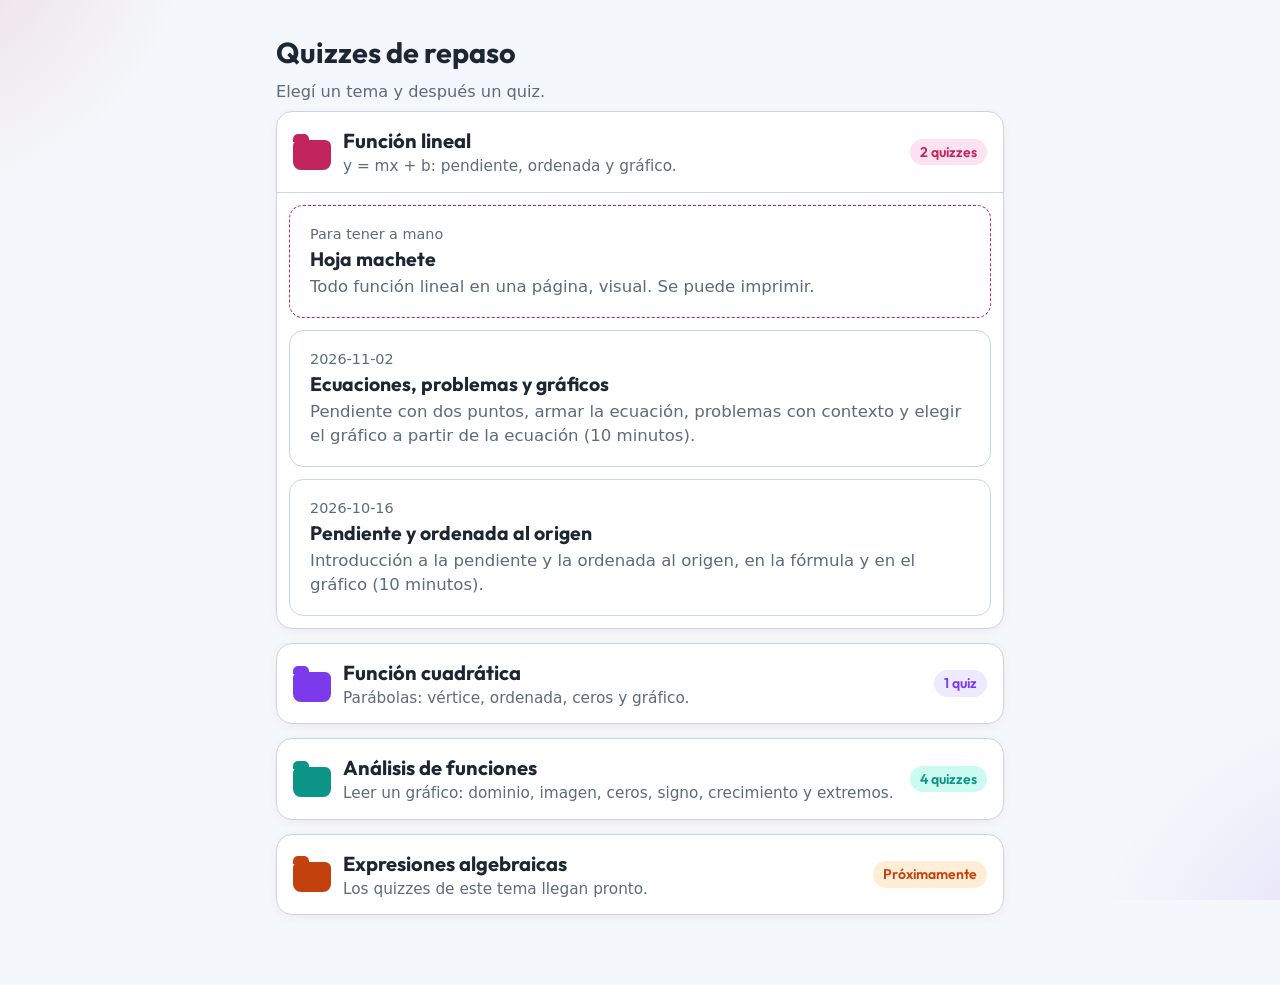
<file: index.html>
<!DOCTYPE html>
<html lang="es-AR">
<head>
<meta charset="utf-8">
<meta name="viewport" content="width=device-width, initial-scale=1, viewport-fit=cover">
<meta name="description" content="Quizzes cortos de repaso de matemática, con gráficos y explicaciones.">
<meta name="theme-color" content="#f4f7fb">
<link rel="icon" type="image/svg+xml" href="favicon.svg">
<link rel="preconnect" href="https://fonts.googleapis.com">
<link rel="preconnect" href="https://fonts.gstatic.com" crossorigin>
<link href="https://fonts.googleapis.com/css2?family=Outfit:wght@500;700;800&display=swap" rel="stylesheet">
<link rel="stylesheet" href="style.css?v=9">
<title>Quizzes de repaso</title>
</head>
<body>
<div id="app"><h1>Quizzes de repaso</h1><p class="tip">Cargando…</p></div>
<script>
(async () => {
  const app = document.getElementById("app");
  const esc = s => String(s).replace(/[&<>]/g, c => ({ "&": "&amp;", "<": "&lt;", ">": "&gt;" }[c]));
  const since = ts => {
    const d = Math.floor((Date.now() - ts) / 86400000);
    return d <= 0 ? "hoy" : d === 1 ? "ayer" : `hace ${d} días`;
  };
  const attempt = id => {
    try {
      const raw = localStorage.getItem("mq:" + id);
      return raw ? JSON.parse(raw) : null;
    } catch (e) { return null; }
  };
  try {
    const man = await (await fetch("quizzes/manifest.json", { cache: "no-cache" })).json();
    const card = q => {
      const a = attempt(q.id);
      const badge = a ? `<span class="chip">${a.good}/${a.total} · ${since(a.ts)}</span>` : "";
      return `<a class="item" href="quiz.html?q=${encodeURIComponent(q.id)}"><div class="fe">${esc(q.fecha || "")}</div><div class="ti">${esc(q.titulo)} ${badge}</div><div class="de">${esc(q.descripcion || "")}</div></a>`;
    };
    const sel = new URLSearchParams(location.search).get("c");
    app.innerHTML = "<h1>Quizzes de repaso</h1><p class='tip'>Elegí un tema y después un quiz.</p>" + man.carpetas.map((c, i) => {
      const qs = man.quizzes.filter(q => q.carpeta === c.id);
      const n = qs.length ? `${qs.length} quiz${qs.length > 1 ? "zes" : ""}` : "Próximamente";
      const abierta = sel ? sel === c.id : i === 0;
      return `<details class="folder t${i % 5}"${abierta && qs.length ? " open" : ""}><summary><span class="fi-ic" aria-hidden="true"></span><span class="ft"><b>${esc(c.titulo)}</b><small>${esc(c.descripcion || "")}</small></span><span class="chip t${i % 5}">${n}</span></summary>${c.machete ? `<a class="item machete" href="${esc(c.machete.href)}"><div class="fe">Para tener a mano</div><div class="ti">${esc(c.machete.titulo)}</div><div class="de">${esc(c.machete.descripcion || "")}</div></a>` : ""}${qs.map(card).join("")}</details>`;
    }).join("");
  } catch (e) {
    app.innerHTML = "<h1>Quizzes de repaso</h1><p>No pude cargar la lista.</p>";
  }
})();
</script>
</body>
</html>
</file>
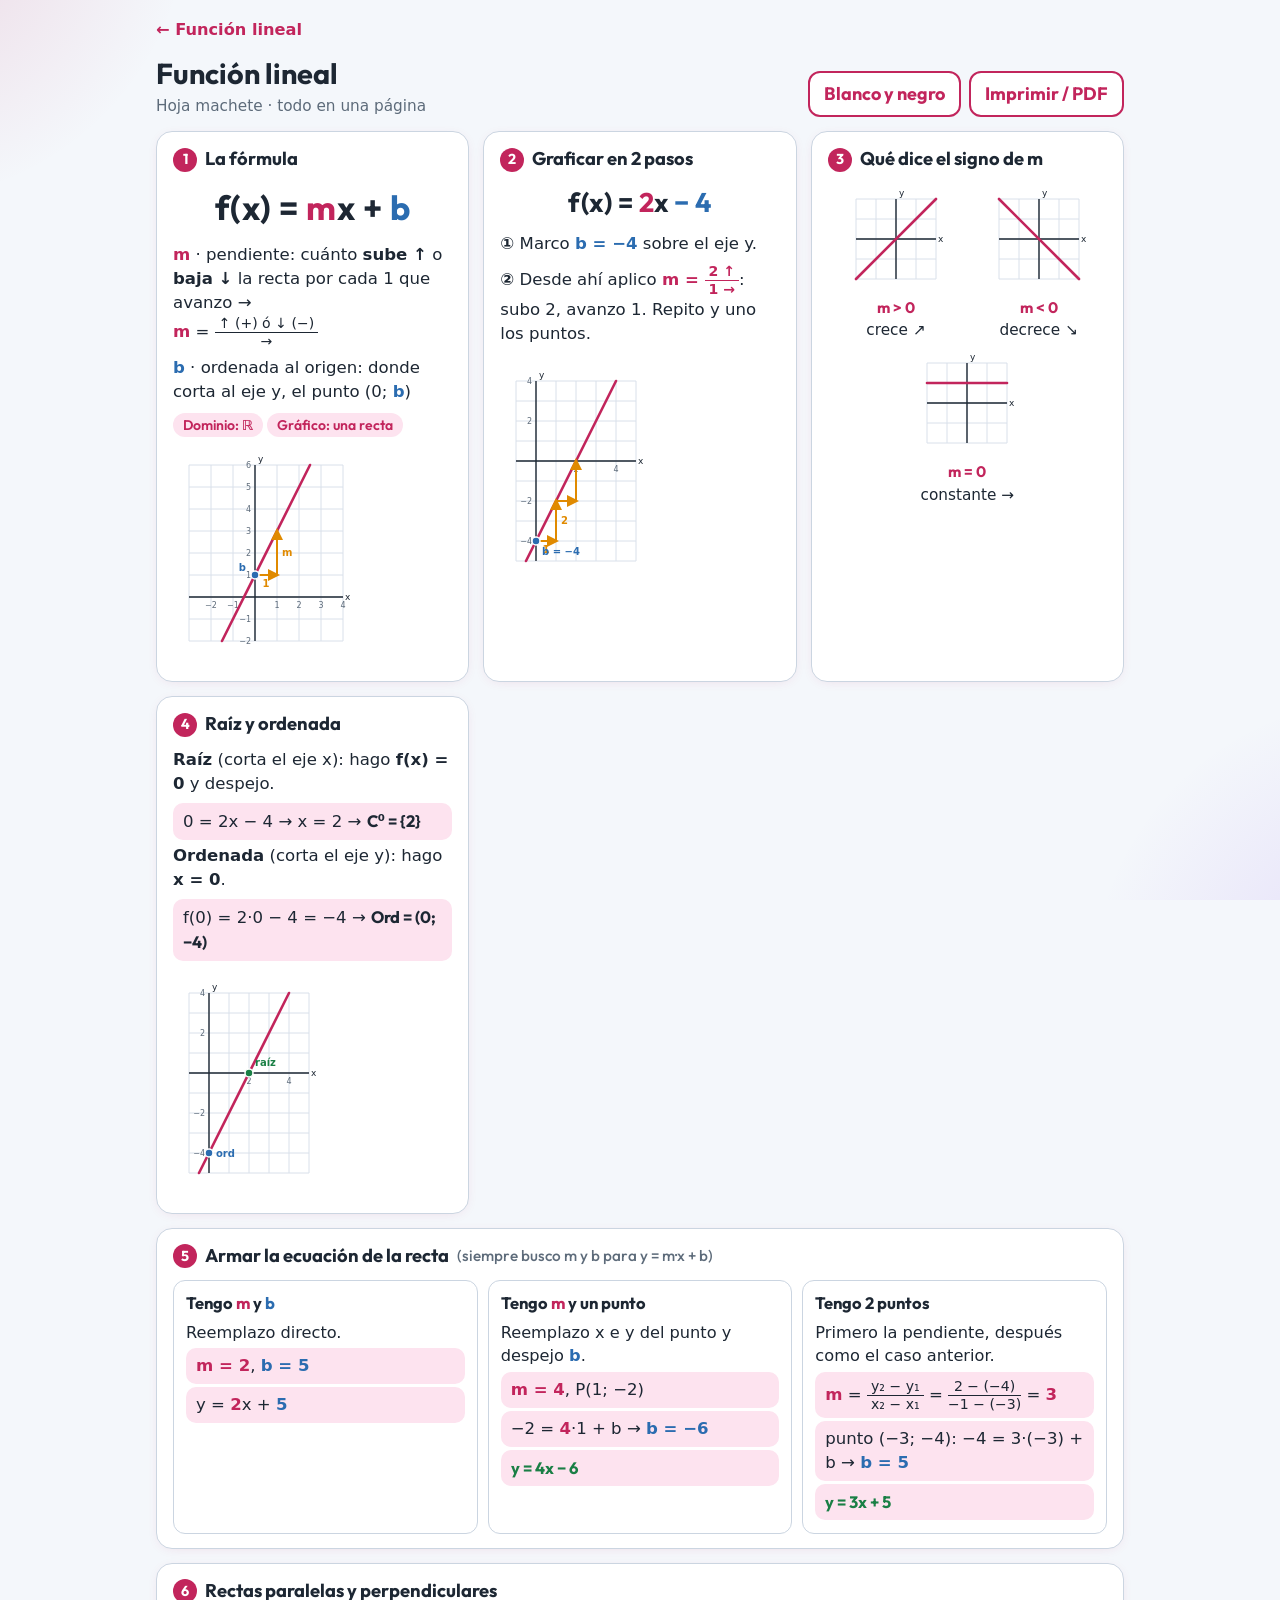
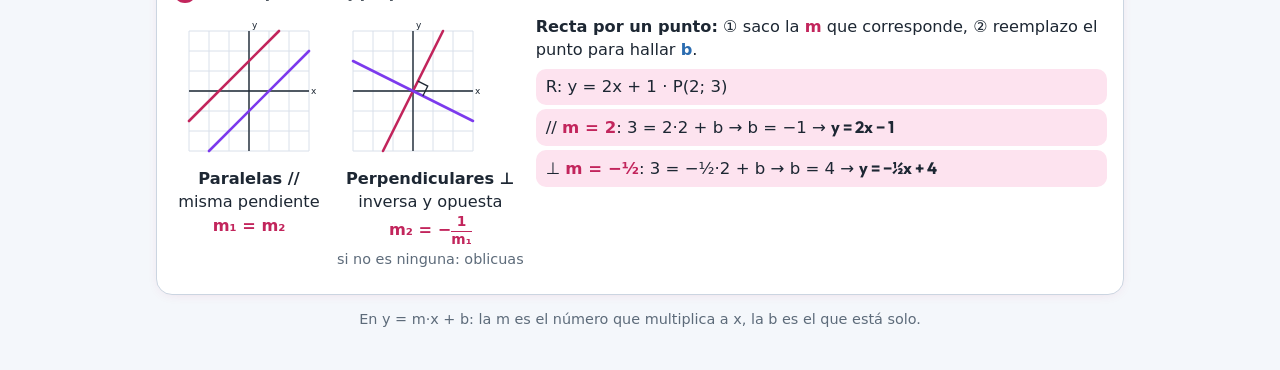
<file: machete-funcion-lineal.html>
<!DOCTYPE html>
<html lang="es-AR">
<head>
<meta charset="utf-8">
<meta name="viewport" content="width=device-width, initial-scale=1, viewport-fit=cover">
<meta name="theme-color" content="#f4f7fb">
<title>Machete: función lineal</title>
<link rel="icon" type="image/svg+xml" href="favicon.svg">
<link rel="preconnect" href="https://fonts.googleapis.com">
<link rel="preconnect" href="https://fonts.gstatic.com" crossorigin>
<link href="https://fonts.googleapis.com/css2?family=Outfit:wght@500;700;800&display=swap" rel="stylesheet">
<link rel="stylesheet" href="style.css?v=9">
<style>
body{display:block;min-height:0}
.sheet{max-width:1000px;margin:0 auto;padding:18px 16px 40px}
.head{display:flex;justify-content:space-between;align-items:flex-end;gap:12px;margin:6px 0 14px}
.head h1{margin:0}
.head small{display:block;color:var(--muted);font-size:.85rem}
.pbtn{font:inherit;font-family:var(--font-display);font-weight:700;color:var(--accent);background:var(--card);border:2px solid var(--accent);border-radius:12px;padding:8px 14px;cursor:pointer;white-space:nowrap}
.grid{display:grid;grid-template-columns:repeat(auto-fit,minmax(290px,1fr));gap:14px}
.c{background:var(--card);border:1px solid var(--border);border-radius:16px;padding:14px 16px;box-shadow:0 2px 14px -6px var(--shadow);break-inside:avoid}
.c.wide{grid-column:1/-1}
.c h2{font-family:var(--font-display);font-size:1.02rem;margin:0 0 10px;display:flex;align-items:center;gap:8px}
.n{flex:0 0 auto;width:24px;height:24px;border-radius:50%;background:var(--accent);color:#fff;font-size:.8rem;display:flex;align-items:center;justify-content:center}
.m{color:var(--accent);font-weight:700}
.b{color:var(--tag4);font-weight:700}
.big{font-family:var(--font-display);font-size:1.9rem;font-weight:700;text-align:center;margin:2px 0 10px;letter-spacing:.5px}
.row{display:flex;gap:12px;align-items:center;flex-wrap:wrap}
.row>.tx{flex:1 1 150px;font-size:.92rem}
.tx p{margin:0 0 7px}
.tag{display:inline-block;background:var(--accent-soft);color:var(--accent);font-family:var(--font-display);font-weight:600;font-size:.78rem;padding:2px 10px;border-radius:99px;margin:2px 4px 0 0}
.fr{display:inline-flex;flex-direction:column;vertical-align:middle;text-align:center;line-height:1.15;font-size:.85em}
.fr>span:first-child{border-bottom:1.5px solid currentColor;padding:0 4px 1px}
.eq{background:var(--accent-soft);border-radius:10px;padding:6px 10px;margin:4px 0;font-size:.92rem}
.eq b{font-family:var(--font-display)}
.g{display:block;max-width:100%;height:auto;flex:0 0 auto}
.minis .g{margin:0 auto}
.minis{display:flex;justify-content:space-around;gap:6px;flex-wrap:wrap;text-align:center;font-size:.85rem}
.minis b{display:block;font-family:var(--font-display);margin-top:2px}
.ways{display:grid;grid-template-columns:repeat(auto-fit,minmax(250px,1fr));gap:10px}
.way{border:1px solid var(--border);border-radius:12px;padding:10px 12px;font-size:.9rem}
.way h3{font-family:var(--font-display);font-size:.92rem;margin:0 0 6px}
.way .eq{margin:3px 0}
.res{font-family:var(--font-display);font-weight:700;color:var(--ok)}
.foot{margin:14px 0 0;color:var(--muted);font-size:.8rem;text-align:center}
.top a{color:var(--accent)}
html.bw{--accent:#111;--accent-soft:#ececec;--accent2:#6b6b6b;--tag4:#111;--hl:#444;--ok:#111;--grid:#cfcfcf;--border:#8a8a8a;--card:#fff;--text:#000;--muted:#444;--shadow:transparent}
html.bw body{background:#fff}
html.bw .b{text-decoration:underline;text-underline-offset:3px}
html.bw .res{color:#000}
html.bw .tag{border:1px solid #888}
@media print{
  @page{size:A4;margin:8mm}
  *{-webkit-print-color-adjust:exact;print-color-adjust:exact}
  html{font-size:10.5px}
  body{background:#fff}
  .row{flex-wrap:nowrap}
  .g{max-width:118px;height:auto}
  .minis{flex-wrap:nowrap}
  .minis .g{max-width:78px}
  .ways{grid-template-columns:repeat(3,1fr)}
  .big{font-size:1.5rem;margin-bottom:6px}
  .c h2{margin-bottom:6px}
  .noprint{display:none !important}
  .sheet{padding:0;max-width:none}
  .grid{gap:8px;grid-template-columns:1fr 1fr}
  .c{box-shadow:none;padding:8px 10px}
  .c.wide{grid-column:1/-1}
  .head{margin:0 0 8px}
}
</style>
</head>
<body>
<div class="sheet">
  <div class="top noprint"><a href="index.html?c=funcion-lineal" style="text-decoration:none;font-weight:600;font-size:.9rem">← Función lineal</a></div>
  <div class="head">
    <div><h1>Función lineal</h1><small>Hoja machete · todo en una página</small></div>
    <span class="noprint" style="display:flex;gap:8px;flex-wrap:wrap;justify-content:flex-end"><button class="pbtn" onclick="document.documentElement.classList.toggle('bw')">Blanco y negro</button><button class="pbtn" onclick="window.print()">Imprimir / PDF</button></span>
  </div>

  <div class="grid">

    <section class="c">
      <h2><span class="n">1</span>La fórmula</h2>
      <div class="big">f(x) = <span class="m">m</span>x + <span class="b">b</span></div>
      <div class="row">
        <div class="tx">
          <p><span class="m">m</span> · pendiente: cuánto <b>sube ↑</b> o <b>baja ↓</b> la recta por cada 1 que avanzo →<br>
          <span class="m">m</span> = <span class="fr"><span>↑ (+) ó ↓ (−)</span><span>→</span></span></p>
          <p><span class="b">b</span> · ordenada al origen: donde corta al eje y, el punto (0; <span class="b">b</span>)</p>
          <span class="tag">Dominio: ℝ</span><span class="tag">Gráfico: una recta</span>
        </div>
        <div id="g1"></div>
      </div>
    </section>

    <section class="c">
      <h2><span class="n">2</span>Graficar en 2 pasos</h2>
      <div class="big" style="font-size:1.5rem">f(x) = <span class="m">2</span>x <span class="b">− 4</span></div>
      <div class="row">
        <div class="tx">
          <p><b>①</b> Marco <span class="b">b = −4</span> sobre el eje y.</p>
          <p><b>②</b> Desde ahí aplico <span class="m">m = <span class="fr"><span>2 ↑</span><span>1 →</span></span></span>: subo 2, avanzo 1. Repito y uno los puntos.</p>
        </div>
        <div id="g2"></div>
      </div>
    </section>

    <section class="c">
      <h2><span class="n">3</span>Qué dice el signo de m</h2>
      <div class="minis">
        <div><div id="g3a"></div><b class="m">m &gt; 0</b>crece ↗</div>
        <div><div id="g3b"></div><b class="m">m &lt; 0</b>decrece ↘</div>
        <div><div id="g3c"></div><b class="m">m = 0</b>constante →</div>
      </div>
    </section>

    <section class="c">
      <h2><span class="n">4</span>Raíz y ordenada</h2>
      <div class="row">
        <div class="tx">
          <p><b>Raíz</b> (corta el eje x): hago <b>f(x) = 0</b> y despejo.</p>
          <div class="eq">0 = 2x − 4 → x = 2 → <b>C⁰ = {2}</b></div>
          <p><b>Ordenada</b> (corta el eje y): hago <b>x = 0</b>.</p>
          <div class="eq">f(0) = 2·0 − 4 = −4 → <b>Ord = (0; −4)</b></div>
        </div>
        <div id="g4"></div>
      </div>
    </section>

    <section class="c wide">
      <h2><span class="n">5</span>Armar la ecuación de la recta <span style="font-weight:500;font-size:.85rem;color:var(--muted)">(siempre busco m y b para y = m·x + b)</span></h2>
      <div class="ways">
        <div class="way">
          <h3>Tengo <span class="m">m</span> y <span class="b">b</span></h3>
          <p style="margin:0 0 4px">Reemplazo directo.</p>
          <div class="eq"><span class="m">m = 2</span>, <span class="b">b = 5</span></div>
          <div class="eq">y = <span class="m">2</span>x + <span class="b">5</span></div>
        </div>
        <div class="way">
          <h3>Tengo <span class="m">m</span> y un punto</h3>
          <p style="margin:0 0 4px">Reemplazo x e y del punto y despejo <span class="b">b</span>.</p>
          <div class="eq"><span class="m">m = 4</span>, P(1; −2)</div>
          <div class="eq">−2 = <span class="m">4</span>·1 + b → <span class="b">b = −6</span></div>
          <div class="eq res">y = 4x − 6</div>
        </div>
        <div class="way">
          <h3>Tengo 2 puntos</h3>
          <p style="margin:0 0 4px">Primero la pendiente, después como el caso anterior.</p>
          <div class="eq"><span class="m">m</span> = <span class="fr"><span>y₂ − y₁</span><span>x₂ − x₁</span></span> = <span class="fr"><span>2 − (−4)</span><span>−1 − (−3)</span></span> = <span class="m">3</span></div>
          <div class="eq">punto (−3; −4): −4 = 3·(−3) + b → <span class="b">b = 5</span></div>
          <div class="eq res">y = 3x + 5</div>
        </div>
      </div>
    </section>

    <section class="c wide">
      <h2><span class="n">6</span>Rectas paralelas y perpendiculares</h2>
      <div class="row" style="align-items:flex-start;justify-content:space-around">
        <div style="text-align:center;font-size:.9rem">
          <div id="g6a"></div>
          <b>Paralelas //</b><br>misma pendiente<br><span class="m">m₁ = m₂</span>
        </div>
        <div style="text-align:center;font-size:.9rem">
          <div id="g6b"></div>
          <b>Perpendiculares ⊥</b><br>inversa y opuesta<br><span class="m">m₂ = −<span class="fr"><span>1</span><span>m₁</span></span></span>
          <div style="color:var(--muted);font-size:.8rem;margin-top:2px">si no es ninguna: oblicuas</div>
        </div>
        <div class="tx" style="flex:1 1 230px;font-size:.9rem">
          <p><b>Recta por un punto:</b> ① saco la <span class="m">m</span> que corresponde, ② reemplazo el punto para hallar <span class="b">b</span>.</p>
          <div class="eq">R: y = 2x + 1 · P(2; 3)</div>
          <div class="eq">// <span class="m">m = 2</span>: 3 = 2·2 + b → b = −1 → <b>y = 2x − 1</b></div>
          <div class="eq">⊥ <span class="m">m = −½</span>: 3 = −½·2 + b → b = 4 → <b>y = −½x + 4</b></div>
        </div>
      </div>
    </section>

  </div>
  <p class="foot">En y = m·x + b: la m es el número que multiplica a x, la b es el que está solo.</p>
</div>

<script>
if (/[?&]bw\b/.test(location.search)) document.documentElement.classList.add("bw");
let gid = 0;
function G(o){
  const [x0, x1] = o.xr, [y0, y1] = o.yr, u = o.u || 18, p = 16;
  const W = (x1 - x0) * u + p * 2, H = (y1 - y0) * u + p * 2;
  const X = x => p + (x - x0) * u, Y = y => p + (y1 - y) * u;
  const id = "ar" + (++gid);
  let s = `<svg class="g" viewBox="0 0 ${W} ${H}" width="${W}" role="img" aria-label="${o.label || "Gráfico"}">`;
  s += `<defs><marker id="${id}" viewBox="0 0 8 8" refX="6" refY="4" markerWidth="6" markerHeight="6" orient="auto"><path d="M0 0L8 4L0 8z" fill="var(--hl)"/></marker></defs>`;
  for (let x = Math.ceil(x0); x <= x1; x++) s += `<line x1="${X(x)}" y1="${Y(y0)}" x2="${X(x)}" y2="${Y(y1)}" stroke="var(--grid)" stroke-width="1"/>`;
  for (let y = Math.ceil(y0); y <= y1; y++) s += `<line x1="${X(x0)}" y1="${Y(y)}" x2="${X(x1)}" y2="${Y(y)}" stroke="var(--grid)" stroke-width="1"/>`;
  s += `<line x1="${X(x0)}" y1="${Y(0)}" x2="${X(x1)}" y2="${Y(0)}" stroke="var(--text)" stroke-width="1.4"/>`;
  s += `<line x1="${X(0)}" y1="${Y(y0)}" x2="${X(0)}" y2="${Y(y1)}" stroke="var(--text)" stroke-width="1.4"/>`;
  s += `<text x="${X(x1) + 2}" y="${Y(0) + 3}" font-size="9" fill="var(--text)">x</text><text x="${X(0) + 3}" y="${Y(y1) - 3}" font-size="9" fill="var(--text)">y</text>`;
  if (o.ticks) {
    for (const t of o.ticks) {
      if (t >= x0 && t <= x1 && t !== 0) s += `<text x="${X(t)}" y="${Y(0) + 11}" font-size="8" text-anchor="middle" fill="var(--muted)">${String(t).replace("-", "−")}</text>`;
      if (t >= y0 && t <= y1 && t !== 0) s += `<text x="${X(0) - 4}" y="${Y(t) + 3}" font-size="8" text-anchor="end" fill="var(--muted)">${String(t).replace("-", "−")}</text>`;
    }
  }
  for (const l of o.lines || []) {
    let a, b2;
    if (l.m === 0) { a = [x0, l.b]; b2 = [x1, l.b]; }
    else {
      const xa = (y0 - l.b) / l.m, xb = (y1 - l.b) / l.m;
      const lo = Math.max(x0, Math.min(xa, xb)), hi = Math.min(x1, Math.max(xa, xb));
      a = [lo, l.m * lo + l.b]; b2 = [hi, l.m * hi + l.b];
    }
    s += `<line x1="${X(a[0])}" y1="${Y(a[1])}" x2="${X(b2[0])}" y2="${Y(b2[1])}" stroke="${l.c || "var(--accent)"}" stroke-width="2.6" stroke-linecap="round"/>`;
  }
  for (const q of o.paths || []) s += `<polyline points="${q.d.map(v => X(v[0]) + "," + Y(v[1])).join(" ")}" fill="none" stroke="${q.c || "var(--text)"}" stroke-width="1.3"/>`;
  for (const t of o.steps || []) {
    s += `<path d="M${X(t.x)} ${Y(t.y)} L${X(t.x + t.dx)} ${Y(t.y)}" stroke="var(--hl)" stroke-width="2" fill="none" marker-end="url(#${id})"/>`;
    s += `<path d="M${X(t.x + t.dx)} ${Y(t.y)} L${X(t.x + t.dx)} ${Y(t.y + t.dy)}" stroke="var(--hl)" stroke-width="2" fill="none" marker-end="url(#${id})"/>`;
    if (t.lx) s += `<text x="${X(t.x + t.dx / 2)}" y="${Y(t.y) + 12}" font-size="10" font-weight="700" text-anchor="middle" fill="var(--hl)">${t.lx}</text>`;
    if (t.ly) s += `<text x="${X(t.x + t.dx) + 5}" y="${Y(t.y + t.dy / 2) + 3}" font-size="10" font-weight="700" fill="var(--hl)">${t.ly}</text>`;
  }
  for (const q of o.pts || []) {
    s += `<circle cx="${X(q.x)}" cy="${Y(q.y)}" r="4" fill="${q.c || "var(--accent)"}" stroke="var(--card)" stroke-width="1.5"/>`;
    if (q.t) s += `<text x="${X(q.x) + (q.dx ?? 7)}" y="${Y(q.y) + (q.dy ?? -6)}" font-size="10" font-weight="700" fill="${q.c || "var(--accent)"}" text-anchor="${q.a || "start"}">${q.t}</text>`;
  }
  return s + "</svg>";
}
const B = "var(--tag4)", V = "var(--accent2)";
document.getElementById("g1").innerHTML = G({ xr: [-3, 4], yr: [-2, 6], u: 22, ticks: [-2, -1, 1, 2, 3, 4, 5, 6], label: "Recta y = 2x + 1",
  lines: [{ m: 2, b: 1 }], steps: [{ x: 0, y: 1, dx: 1, dy: 2, lx: "1", ly: "m" }], pts: [{ x: 0, y: 1, c: B, t: "b", dx: -9, dy: -4, a: "end" }] });
document.getElementById("g2").innerHTML = G({ xr: [-1, 5], yr: [-5, 4], u: 20, ticks: [-4, -2, 2, 4], label: "Recta y = 2x − 4 graficada por pendiente y ordenada",
  lines: [{ m: 2, b: -4 }], steps: [{ x: 0, y: -4, dx: 1, dy: 2, lx: "1", ly: "2" }, { x: 1, y: -2, dx: 1, dy: 2 }], pts: [{ x: 0, y: -4, c: B, t: "b = −4", dx: 6, dy: 14 }] });
const mini = (m, b) => G({ xr: [-2, 2], yr: [-2, 2], u: 20, label: "Recta", lines: [{ m, b }] });
document.getElementById("g3a").innerHTML = mini(1, 0);
document.getElementById("g3b").innerHTML = mini(-1, 0);
document.getElementById("g3c").innerHTML = mini(0, 1);
document.getElementById("g4").innerHTML = G({ xr: [-1, 5], yr: [-5, 4], u: 20, ticks: [-4, -2, 2, 4], label: "Recta y = 2x − 4 con su raíz y su ordenada",
  lines: [{ m: 2, b: -4 }], pts: [{ x: 2, y: 0, c: "var(--ok)", t: "raíz", dx: 6, dy: -7 }, { x: 0, y: -4, c: B, t: "ord", dx: 7, dy: 4 }] });
document.getElementById("g6a").innerHTML = G({ xr: [-3, 3], yr: [-3, 3], u: 20, label: "Dos rectas paralelas",
  lines: [{ m: 1, b: 1.5 }, { m: 1, b: -1, c: V }] });
const s5 = 1 / Math.sqrt(5), a = 0.55;
document.getElementById("g6b").innerHTML = G({ xr: [-3, 3], yr: [-3, 3], u: 20, label: "Dos rectas perpendiculares",
  lines: [{ m: 2, b: 0 }, { m: -0.5, b: 0, c: V }],
  paths: [{ d: [[a * s5, 2 * a * s5], [a * s5 + 2 * a * s5, 2 * a * s5 - a * s5], [2 * a * s5, -a * s5]] }] });
</script>
</body>
</html>
</file>
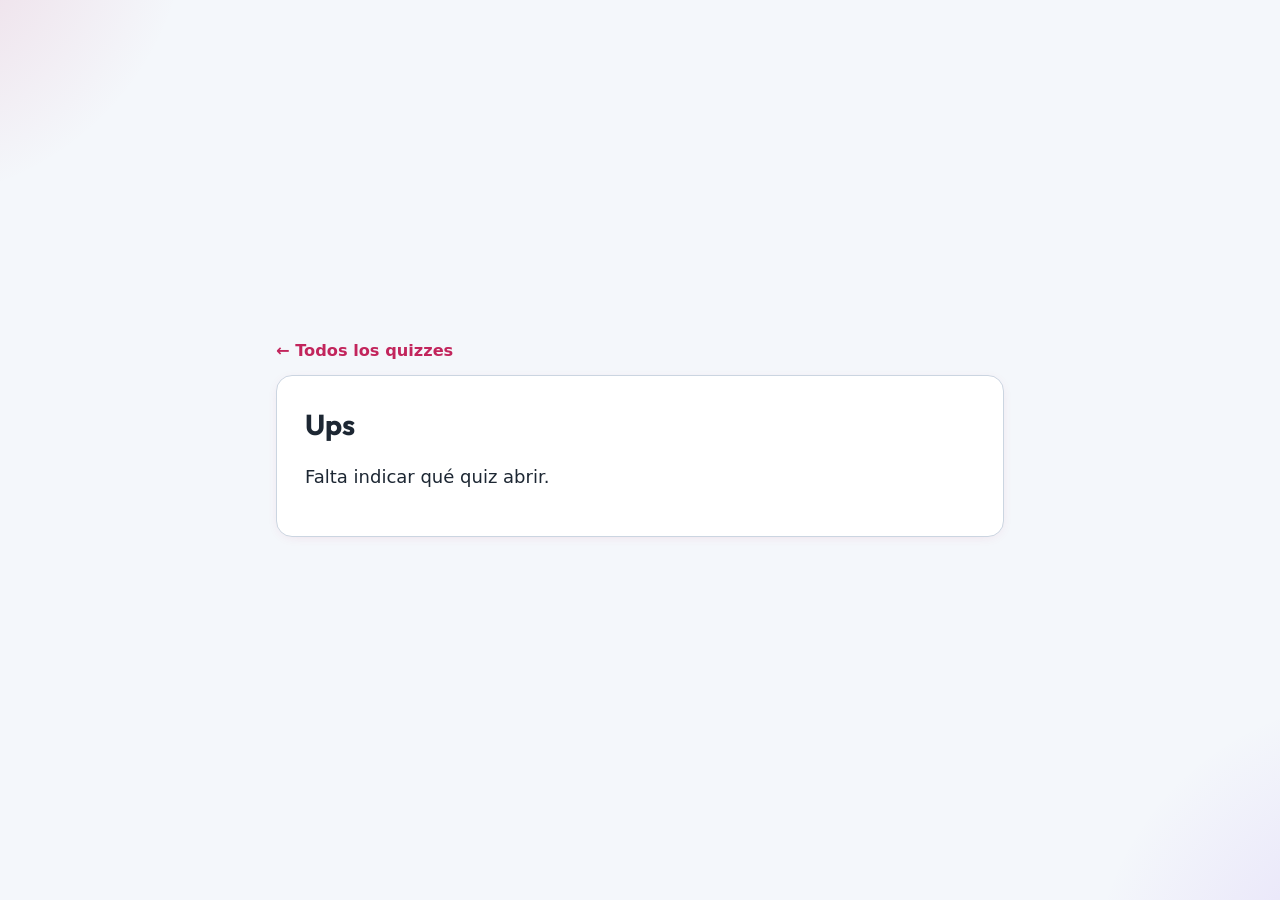
<file: quiz.html>
<!DOCTYPE html>
<html lang="es-AR">
<head>
<meta charset="utf-8">
<meta name="viewport" content="width=device-width, initial-scale=1, viewport-fit=cover">
<meta name="theme-color" content="#f4f7fb">
<link rel="icon" type="image/svg+xml" href="favicon.svg">
<link rel="preconnect" href="https://fonts.googleapis.com">
<link rel="preconnect" href="https://fonts.gstatic.com" crossorigin>
<link href="https://fonts.googleapis.com/css2?family=Outfit:wght@500;700;800&display=swap" rel="stylesheet">
<link rel="stylesheet" href="style.css?v=9">
<title>Quiz</title>
</head>
<body>
<div id="app"></div>
<script src="quiz.js?v=9"></script>
</body>
</html>
</file>
<file: style.css>
:root{
  box-sizing:border-box;
  padding-top:env(safe-area-inset-top,0px);
  padding-bottom:env(safe-area-inset-bottom,0px);
  --font-display:"Outfit",system-ui,sans-serif;
  --bg:#f4f7fb;--card:#ffffff;--text:#1d2733;--muted:#5d6b7a;--accent:#c2255c;--accent-soft:#fde3ef;--accent2:#7c3aed;
  --ok:#1a7f45;--ok-soft:#e0f4e8;--bad:#b83227;--bad-soft:#fbe5e2;--grid:#d9e0ea;--border:#cbd5e1;
  --blue:#1e6fd9;--green:#1f9d55;--hl:#e08a00;--shadow:rgba(194,37,92,.2);
  --blob1:rgba(194,37,92,.16);--blob2:rgba(124,58,237,.14);
  --tag1:#7c3aed;--tag1-soft:#ede9fe;--tag2:#0d9488;--tag2-soft:#ccfbf1;--tag3:#c2410c;--tag3-soft:#ffedd5;--tag4:#2b6cb0;--tag4-soft:#e3eefb;
}
html{scroll-padding-top:env(safe-area-inset-top,0px)}
*{box-sizing:border-box}
body{
  margin:0;color:var(--text);font-family:system-ui,-apple-system,"Segoe UI",Roboto,"Helvetica Neue",Arial,sans-serif;line-height:1.45;-webkit-text-size-adjust:100%;
  background:radial-gradient(420px circle at -8% -10%,var(--blob1),transparent 70%),radial-gradient(420px circle at 108% 110%,var(--blob2),transparent 70%),var(--bg);
  background-attachment:fixed;
  min-height:100vh;min-height:100dvh;display:flex;flex-direction:column;
  justify-content:center;justify-content:safe center;
}
#app{width:100%;max-width:640px;margin:0 auto;padding:18px 16px 40px}
h1{font-family:var(--font-display);font-size:1.6rem;font-weight:700;margin:0 0 6px}
.card{background:var(--card);border:1px solid var(--border);border-radius:16px;padding:18px;box-shadow:0 2px 14px -6px var(--shadow)}
.prog{height:8px;background:var(--grid);border-radius:99px;overflow:hidden;margin-bottom:10px}
.prog>div{height:100%;background:linear-gradient(90deg,var(--accent),var(--accent2));border-radius:99px;transition:width .3s}
.meta{display:flex;justify-content:space-between;align-items:center;gap:8px;font-size:.85rem;color:var(--muted);margin-bottom:10px}
.chip{font-family:var(--font-display);background:var(--accent-soft);color:var(--accent);padding:3px 10px;border-radius:99px;font-weight:600;font-size:.78rem}
.chip.t1{background:var(--tag1-soft);color:var(--tag1)}
.chip.t2{background:var(--tag2-soft);color:var(--tag2)}
.chip.t3{background:var(--tag3-soft);color:var(--tag3)}
.chip.t4{background:var(--tag4-soft);color:var(--tag4)}
.dot{width:10px;height:10px;border-radius:50%;flex:0 0 auto;background:var(--accent)}
.dot.t1{background:var(--tag1)}
.dot.t2{background:var(--tag2)}
.dot.t3{background:var(--tag3)}
.dot.t4{background:var(--tag4)}
.q{font-size:1.12rem;font-weight:600;margin:0 0 12px}
.gr{width:100%;height:auto;display:block;max-width:420px;margin:4px auto 12px;background:var(--card)}
.gr .gl{stroke:var(--grid);stroke-width:1}
.gr .ax{stroke:var(--text);stroke-width:1.6}
.gr .ln{stroke:var(--accent);stroke-width:2.6;fill:none;stroke-linejoin:round;stroke-linecap:round}
.gr .tk{fill:var(--muted);font-size:10.5px}
.gr .tt{fill:var(--text);font-size:11.5px;font-weight:600}
.gr .dt{fill:var(--accent)}
.gr .op{fill:var(--card);stroke:var(--accent);stroke-width:2.4}
.gr .ring{fill:none;stroke:var(--hl);stroke-width:2.6}
.gr .gd{stroke:var(--hl);stroke-width:1.6;stroke-dasharray:4 4}
.gr .bd{stroke:var(--blue);stroke-width:7;stroke-linecap:butt;opacity:.85}
.gr .bi{stroke:var(--green);stroke-width:7;stroke-linecap:butt;opacity:.85}
.lg{font-size:.82rem;color:var(--muted);text-align:center;margin:-4px 0 10px}
.sw{display:inline-block;width:18px;height:7px;border-radius:2px;vertical-align:middle;margin:0 4px 0 8px}
.opt{display:flex;gap:12px;align-items:flex-start;width:100%;min-height:52px;text-align:left;font:inherit;color:inherit;background:var(--card);border:2px solid var(--border);border-radius:12px;padding:12px 14px;margin:0 0 10px;cursor:pointer}
.opt:hover{border-color:var(--accent)}
.opt .let{flex:0 0 auto;width:26px;height:26px;border-radius:50%;background:var(--accent-soft);color:var(--accent);font-weight:700;display:flex;align-items:center;justify-content:center;font-size:.85rem}
.opt .let.t1{background:var(--tag1-soft);color:var(--tag1)}
.opt .let.t2{background:var(--tag2-soft);color:var(--tag2)}
.opt .let.t3{background:var(--tag3-soft);color:var(--tag3)}
.opt.ok{border-color:var(--ok);background:var(--ok-soft)}
.opt.bad{border-color:var(--bad);background:var(--bad-soft)}
.opt.dim{opacity:.55}
.opt[disabled]{cursor:default}
#opts.grid2{display:flex;flex-direction:column;gap:10px}
.opt.og{flex-direction:column;align-items:center;gap:4px;min-height:auto}
.opt.og .mini-gr{width:100%}
.opt.og .mini-gr .gr{max-width:260px;margin:2px auto 0;background:transparent}
@media (min-width:560px){
  #opts.grid2{display:grid;grid-template-columns:1fr 1fr}
}
.opt:focus-visible,.btn:focus-visible{outline:3px solid var(--accent);outline-offset:2px}
#card:focus{outline:none}
@media (prefers-reduced-motion: no-preference){
  .opt.ok{animation:pop .3s ease}
  .opt.bad{animation:shake .3s ease}
  .ring-n{animation:pop .4s ease}
}
@keyframes pop{0%{transform:scale(1)}50%{transform:scale(1.05)}100%{transform:scale(1)}}
@keyframes shake{0%,100%{transform:translateX(0)}25%{transform:translateX(-4px)}75%{transform:translateX(4px)}}
.confetti{position:fixed;inset:0;pointer-events:none;overflow:hidden;z-index:50}
.confetti span{position:absolute;top:-24px;width:8px;height:14px;border-radius:2px;opacity:.9;animation:fall linear forwards}
@keyframes fall{to{transform:translateY(112vh) rotate(360deg);opacity:.15}}
@media (prefers-reduced-motion: reduce){.confetti{display:none}}
.fb{display:flex;gap:10px;align-items:flex-start;border-radius:12px;padding:12px 14px;margin:4px 0 12px;font-size:.96rem}
.fb.good{background:var(--ok-soft);border:1px solid var(--ok)}
.fb.wrong{background:var(--bad-soft);border:1px solid var(--bad)}
.fi{flex:0 0 auto;width:22px;height:22px;margin-top:2px}
.fi.good{fill:var(--ok)}
.fi.wrong{fill:var(--bad)}
.btn{font:inherit;font-family:var(--font-display);font-weight:700;color:#fff;background:linear-gradient(135deg,var(--accent),var(--accent2));border:0;border-radius:12px;padding:13px 20px;min-height:48px;cursor:pointer;width:100%;box-shadow:0 6px 16px -6px var(--shadow);transition:transform .15s ease}
.btn:active{transform:scale(.97)}
.btn.sec{background:transparent;color:var(--accent);border:2px solid var(--accent);margin-top:10px;box-shadow:none}
.ring-sc{width:150px;height:150px;display:block;margin:4px auto}
.ring-bg{fill:none;stroke:var(--grid);stroke-width:12}
.ring-fg{fill:none;stroke:url(#ringGrad);stroke-width:12;stroke-linecap:round;transform-origin:65px 65px;transform:rotate(-90deg)}
@media (prefers-reduced-motion: no-preference){.ring-fg{transition:stroke-dashoffset .7s ease}}
.ring-n{fill:var(--text);font-family:var(--font-display);font-size:26px;font-weight:800;transform-box:fill-box;transform-origin:center}
.ring-l{fill:var(--muted);font-size:11px}
.better{font-size:.92rem;color:var(--ok);font-weight:600;margin:2px 0 8px}
.row{display:flex;align-items:center;gap:10px;margin:10px 0}
.row .nm{flex:1 1 auto;font-size:.92rem;display:flex;align-items:center;gap:8px}
.row .bar{flex:0 0 38%;height:10px;background:var(--grid);border-radius:99px;overflow:hidden}
.row .bar>div{height:100%;background:var(--ok)}
.row .n{flex:0 0 auto;font-weight:700;font-size:.9rem;min-width:36px;text-align:right}
.tip{font-size:.9rem;color:var(--muted);margin:2px 0 8px}
ul.ideas{padding-left:20px;margin:8px 0 14px}
a{color:var(--accent)}
.top{display:flex;justify-content:space-between;align-items:center;margin-bottom:12px;font-size:.9rem}
.top a{text-decoration:none;font-weight:600}
.item{display:block;text-decoration:none;color:inherit;background:var(--card);border:1px solid var(--border);border-radius:14px;padding:14px 16px;margin:0 0 12px;box-shadow:0 2px 14px -6px var(--shadow);transition:transform .15s ease}
.item:hover{border-color:var(--accent);transform:translateY(-2px)}
.item .ti{font-family:var(--font-display);font-weight:700;font-size:1.08rem}
.item .ti .chip{margin-left:6px;vertical-align:middle}
.item .fe{font-size:.8rem;color:var(--muted)}
.item .de{font-size:.92rem;color:var(--muted);margin-top:2px}

@media (min-width:860px){
  html{font-size:18px}
  #app{max-width:760px;padding:32px 16px 56px}
  .card{padding:28px}
  .btn{padding:16px 22px}
  .opt{padding:16px 18px;min-height:60px}
  .opt .let{width:32px;height:32px;font-size:1rem}
  .gr{max-width:520px}
  .ring-sc{width:190px;height:190px}
  .item{padding:18px 20px}
}

.folder{margin:0 0 14px;background:var(--card);border:1px solid var(--border);border-radius:16px;box-shadow:0 2px 14px -6px var(--shadow);overflow:hidden}
.folder>summary{display:flex;align-items:center;gap:12px;padding:14px 16px;cursor:pointer;list-style:none}
.folder>summary::-webkit-details-marker{display:none}
.folder .fi-ic{flex:0 0 auto;width:38px;height:30px;border-radius:6px 6px 8px 8px;background:var(--accent);position:relative;margin-top:6px}
.folder .fi-ic::before{content:"";position:absolute;top:-6px;left:0;width:16px;height:8px;border-radius:5px 5px 0 0;background:inherit}
.folder.t1 .fi-ic{background:var(--tag1)}
.folder.t2 .fi-ic{background:var(--tag2)}
.folder.t3 .fi-ic{background:var(--tag3)}
.folder.t4 .fi-ic{background:var(--tag4)}
.folder .ft{flex:1 1 auto;display:flex;flex-direction:column;min-width:0}
.folder .ft b{font-family:var(--font-display);font-size:1.12rem}
.folder .ft small{color:var(--muted);font-size:.85rem}
.folder[open]>summary{border-bottom:1px solid var(--border)}
.folder .item{margin:12px;box-shadow:none}
.folder .chip{white-space:nowrap}
.item.machete{border-style:dashed;border-color:var(--accent)}
</file>
